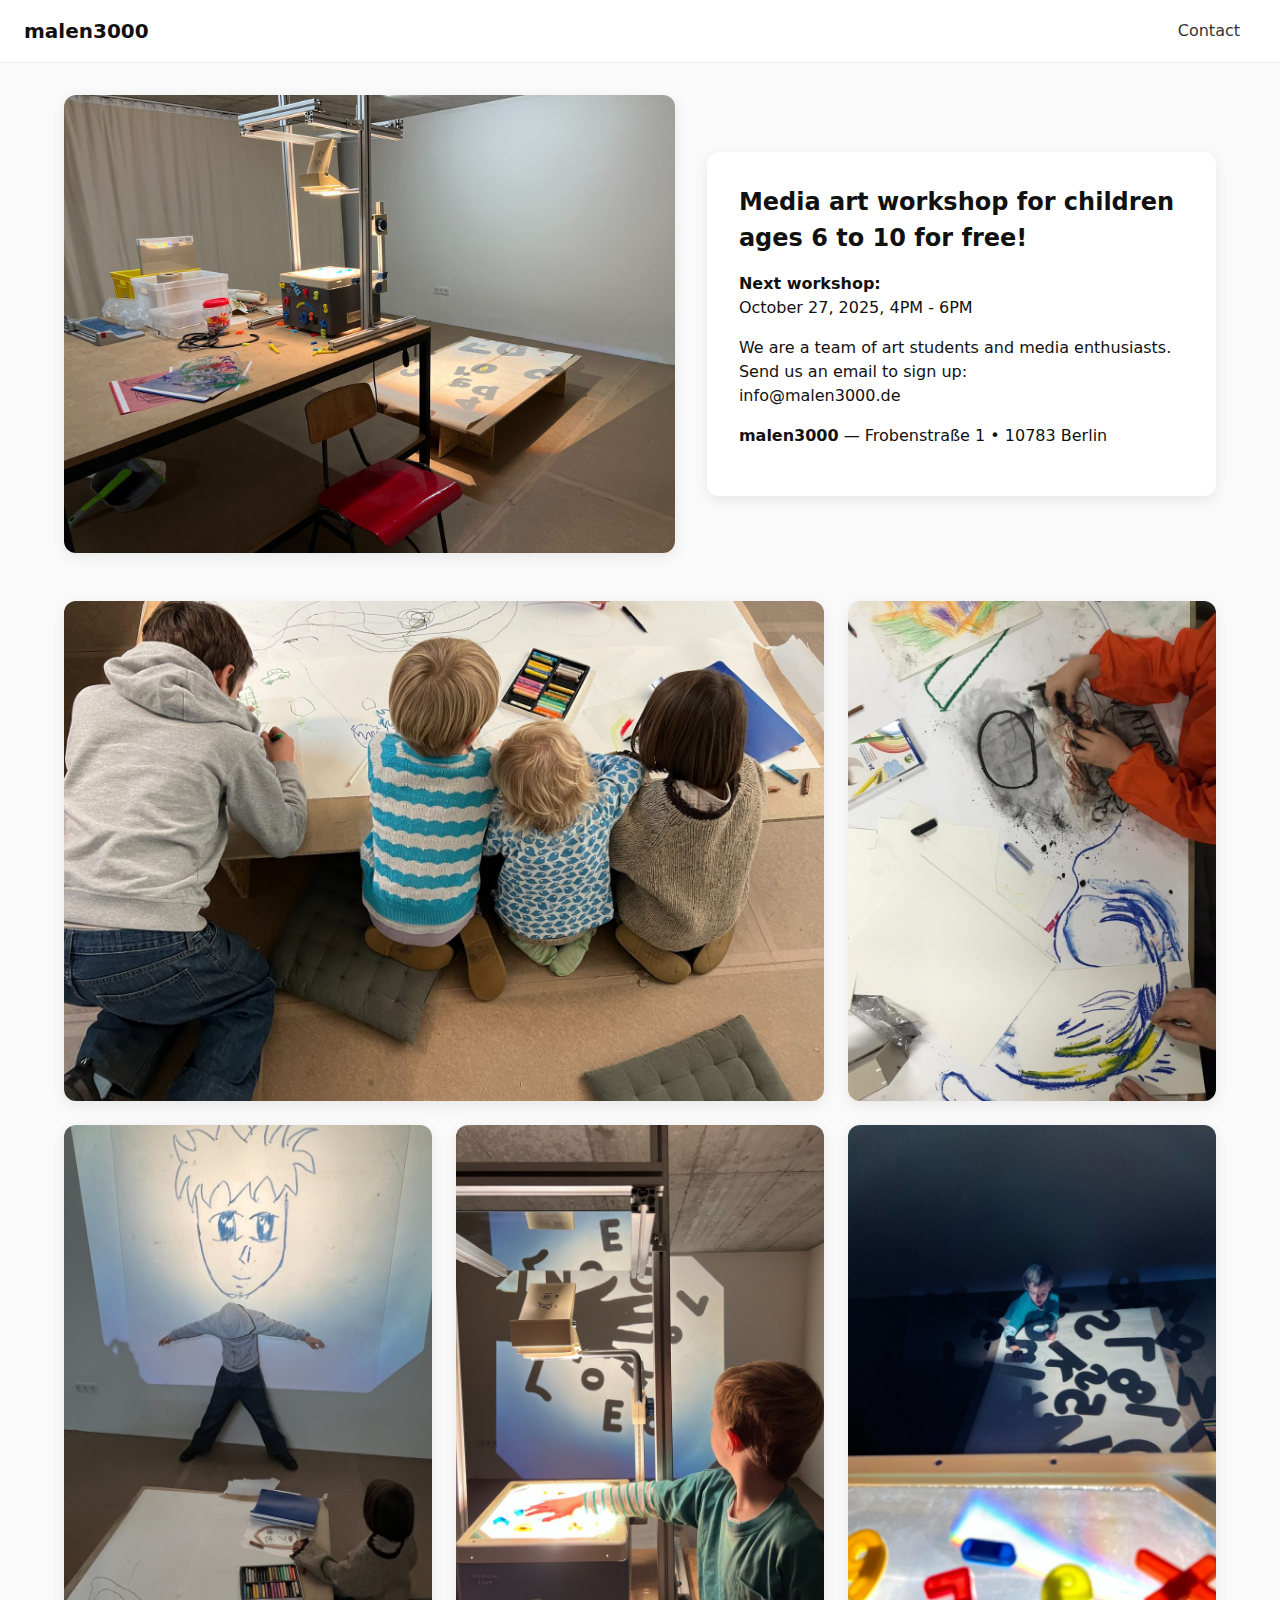
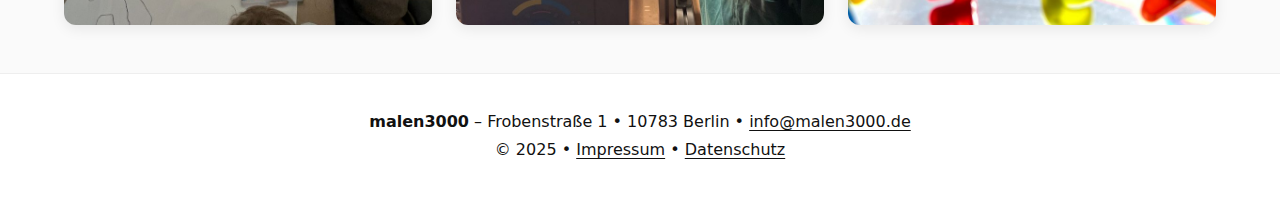
<file: index.html>
<!DOCTYPE html>
<html lang="en">
<head>
  <meta charset="utf-8">
  <meta name="viewport" content="width=device-width, initial-scale=1">
  <title>malen3000</title>
  <meta name="description" content="Workshops & visuelle Experimente.">
  <style>
    * { box-sizing: border-box; margin: 0; padding: 0; }
    
    body {
      font-family: system-ui, -apple-system, sans-serif;
      background: #fafafa;
      color: #111;
      line-height: 1.5;
    }
    
    img { max-width: 100%; height: auto; display: block; }
    a { color: inherit; text-decoration: none; }
    
    /* Header */
    header {
      background: #fff;
      border-bottom: 1px solid #eee;
      padding: 1rem 1.5rem;
      display: flex;
      justify-content: space-between;
      align-items: center;
      position: sticky;
      top: 0;
      z-index: 10;
    }
    
    .brand {
      font-weight: 700;
      font-size: 1.25rem;
    }
    
    nav a {
      color: #333;
      font-weight: 500;
      padding: 0.5rem 1rem;
    }
    
    nav a:hover {
      text-decoration: underline;
    }
    
    /* Hero Section */
    .hero {
      max-width: 1200px;
      margin: 2rem auto;
      padding: 0 1.5rem;
      display: grid;
      gap: 2rem;
      align-items: center;
    }
    
    .hero img {
      border-radius: 12px;
      box-shadow: 0 4px 14px rgba(0,0,0,0.08);
      width: 100%;
    }
    
    .info-box {
      background: #fff;
      padding: 2rem;
      border-radius: 12px;
      box-shadow: 0 4px 14px rgba(0,0,0,0.08);
    }
    
    .info-box h1 {
      font-size: 1.5rem;
      margin-bottom: 1rem;
    }
    
    .info-box p {
      margin-bottom: 1rem;
    }
    
    @media (min-width: 768px) {
      .hero {
        grid-template-columns: 1.2fr 1fr;
      }
    }
    
    /* Gallery */
    .gallery {
      max-width: 1200px;
      margin: 3rem auto;
      padding: 0 1.5rem;
      display: grid;
      gap: 1.5rem;
      grid-template-columns: repeat(auto-fit, minmax(280px, 1fr));
    }
    
    .gallery img {
      border-radius: 12px;
      box-shadow: 0 4px 14px rgba(0,0,0,0.08);
      width: 100%;
      height: 100%;
      object-fit: cover;
    }
    
    @media (min-width: 900px) {
      .gallery {
        grid-template-columns: repeat(3, 1fr);
        grid-auto-rows: 500px;
      }
      
      /* First landscape image spans 2 columns */
      .gallery img:nth-child(1) {
        grid-column: span 2;
      }
    }
    
    /* Footer */
    footer {
      background: #fff;
      border-top: 1px solid #eee;
      margin-top: 3rem;
      padding: 2rem 1.5rem;
      text-align: center;
    }
    
    footer p {
      margin: 0.25rem 0;
    }
    
    footer a {
      text-decoration: underline;
      text-underline-offset: 3px;
    }
  </style>
</head>
<body>
  <header>
    <a class="brand" href="#">malen3000</a>
    <nav>
      <a href="#contact">Contact</a>
    </nav>
  </header>

  <main>
    <section class="hero">
      <img src="assets/images/07-1600.jpg" alt="Workshop image" loading="eager">
      <div class="info-box">
        <h1>Media art workshop for children ages 6 to 10 for free!</h1>
        <p><strong>Next workshop:</strong><br>October 27, 2025, 4PM - 6PM</p>
        <p>We are a team of art students and media enthusiasts. Send us an email to sign up:<br><a href="mailto:info@malen3000.de">info@malen3000.de</a></p>
        <p><strong>malen3000</strong> — Frobenstraße 1 • 10783 Berlin  </p>

      </div>
    </section>

    <section class="gallery">
     
      <img src="assets/images/01-1600.jpg" alt="Gallery image 2" loading="lazy">
      <img src="assets/images/02-800.jpg" alt="Gallery image 3" loading="lazy">
      <img src="assets/images/03-800.jpg" alt="Gallery image 4" loading="lazy">
      <img src="assets/images/05-800.jpg" alt="Gallery image 5" loading="lazy">
      <img src="assets/images/04-800.jpg" alt="Gallery image 6" loading="lazy">
    </section>
  </main>

 <footer id="contact">
    <p><strong>malen3000</strong> – Frobenstraße 1 • 10783 Berlin • <a href="mailto:info@malen3000.de">info@malen3000.de</a></p>
    <p>© 2025 • <a href="impressum.html">Impressum</a> • <a href="datenschutz.html">Datenschutz</a></p>
  </footer>
</body>
</html>
</file>
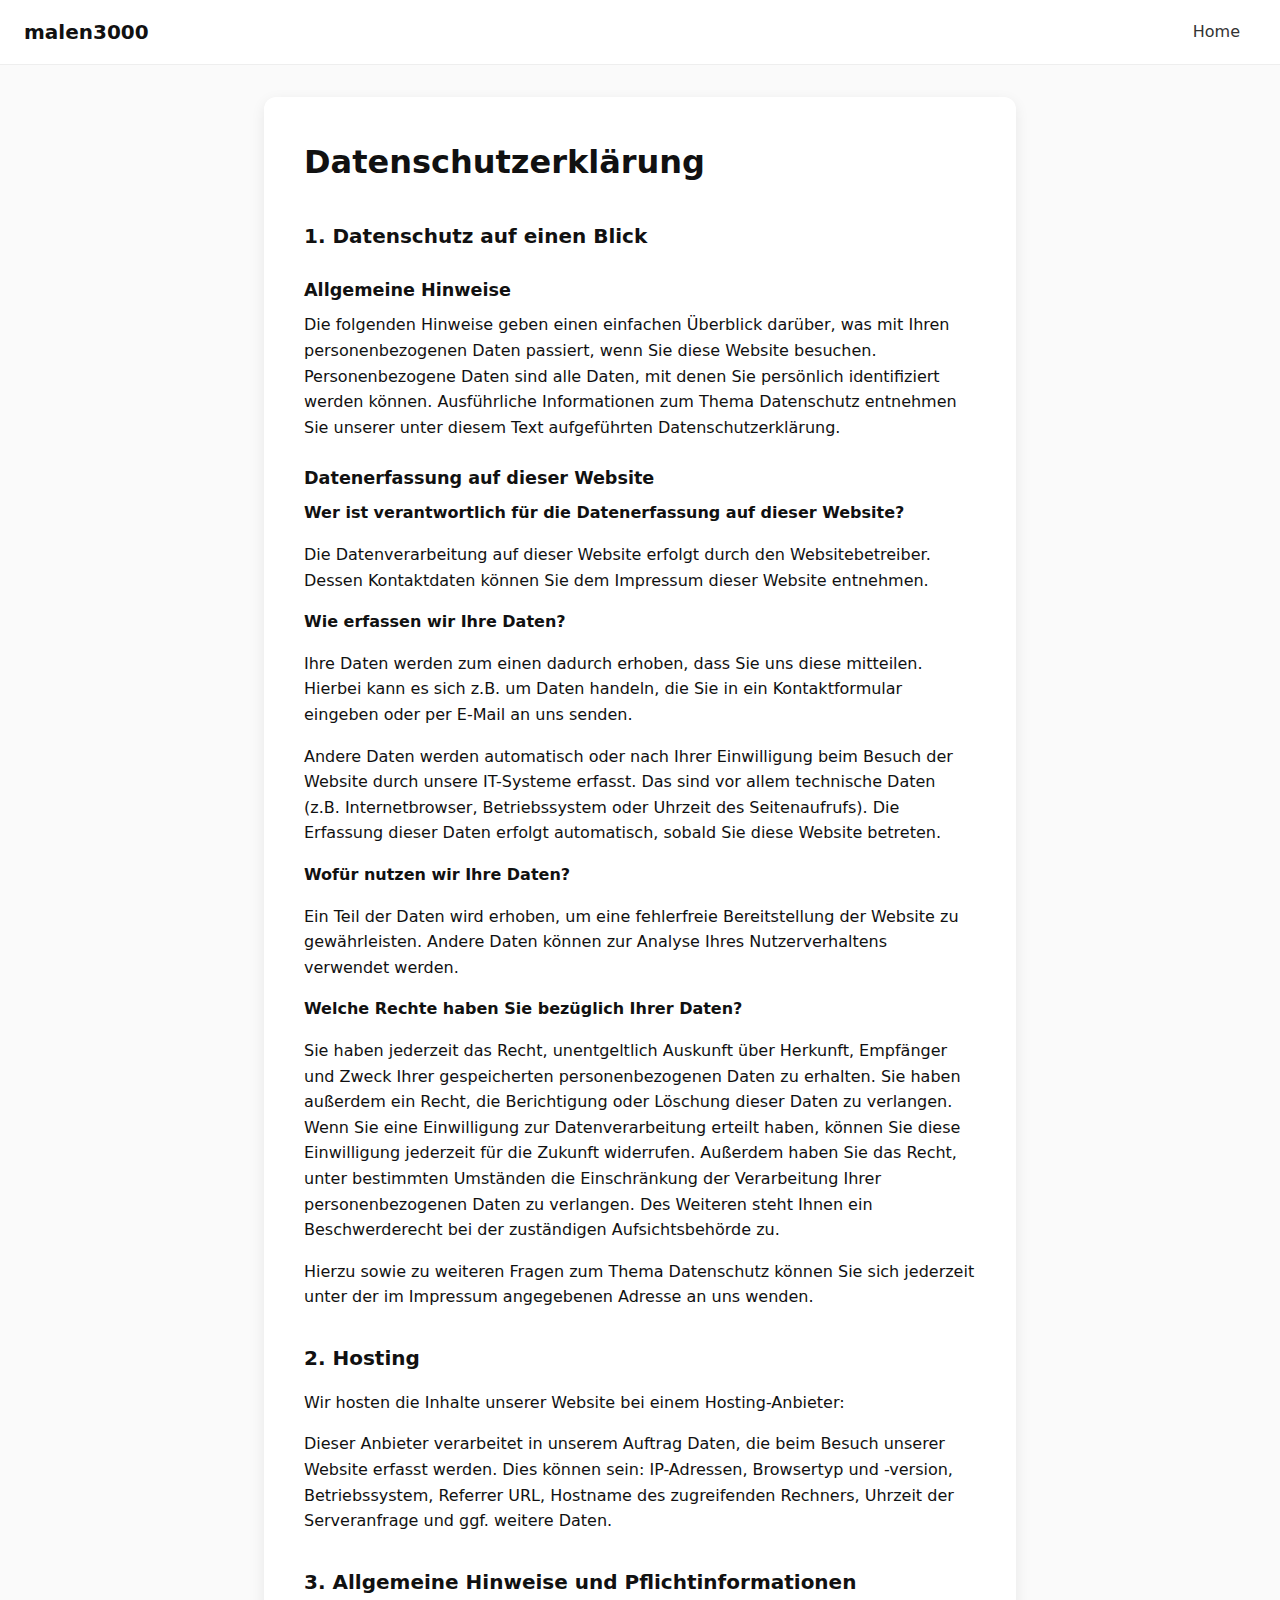
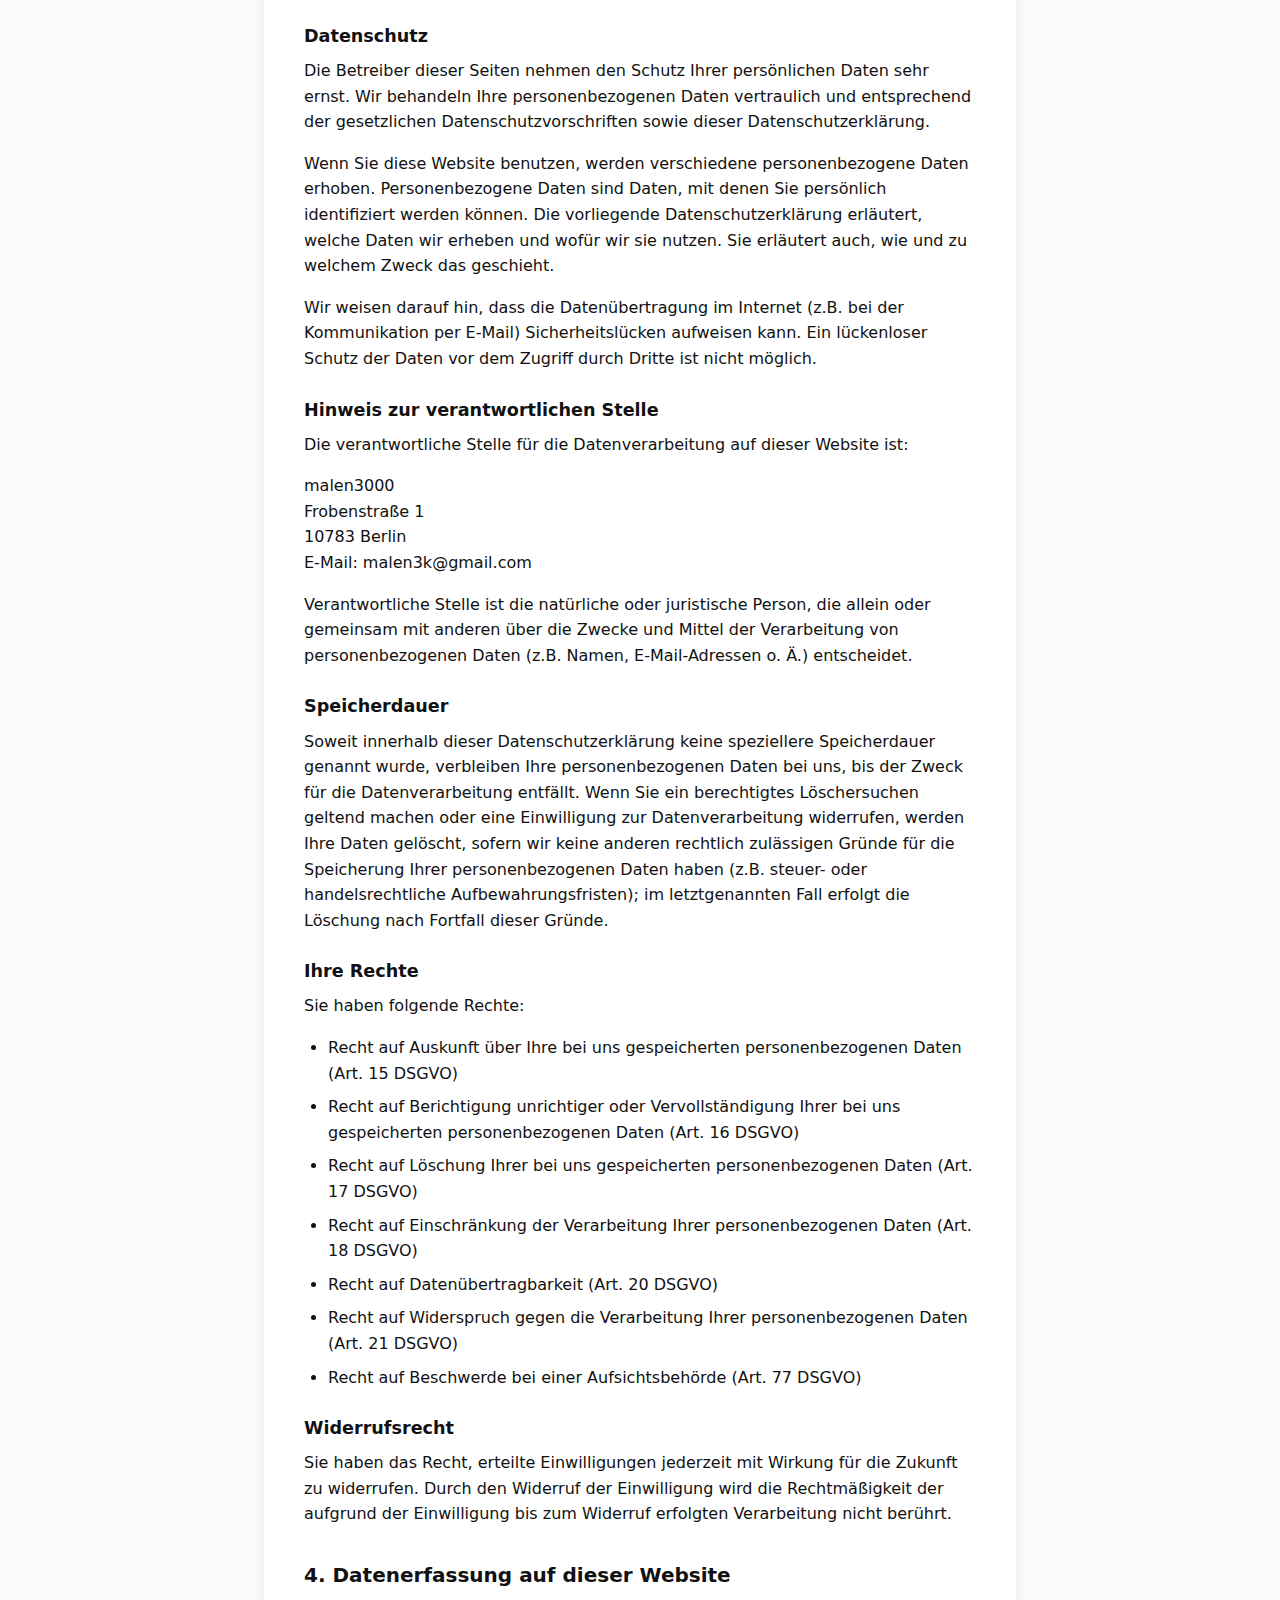
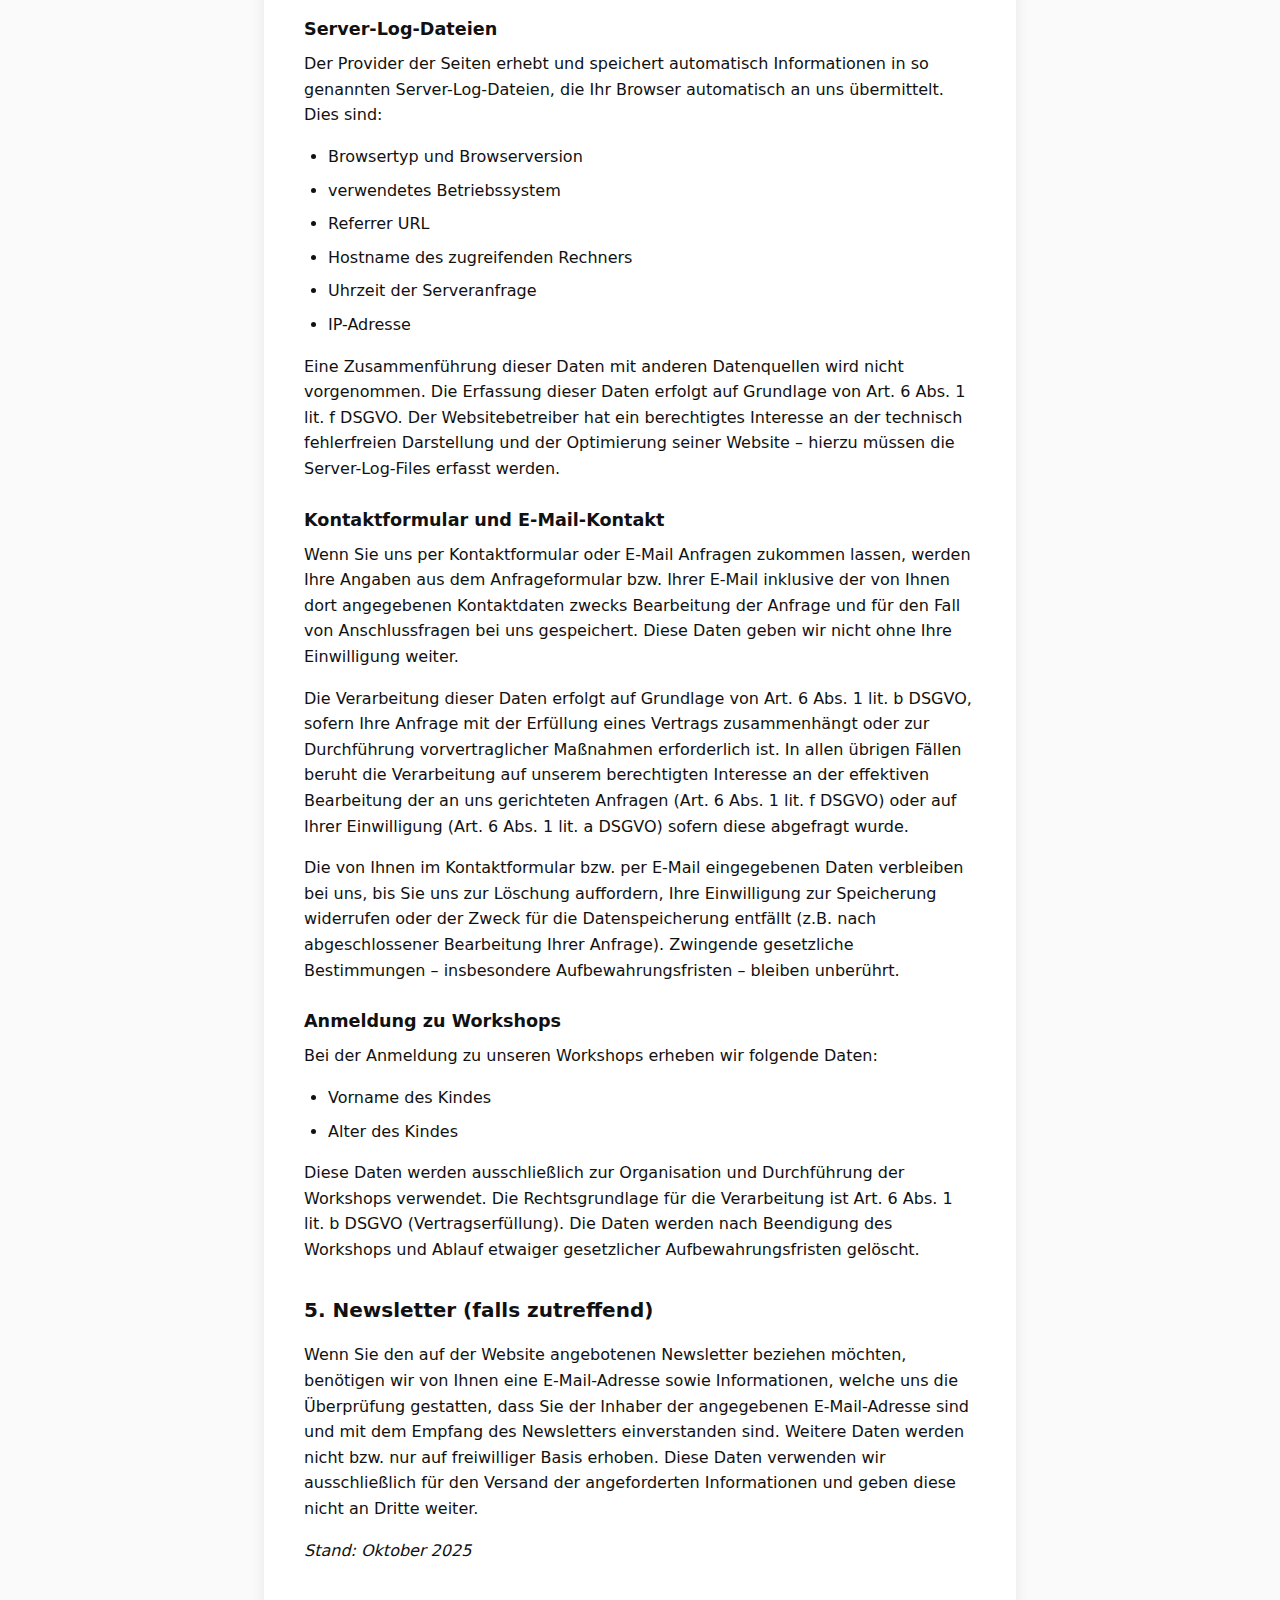
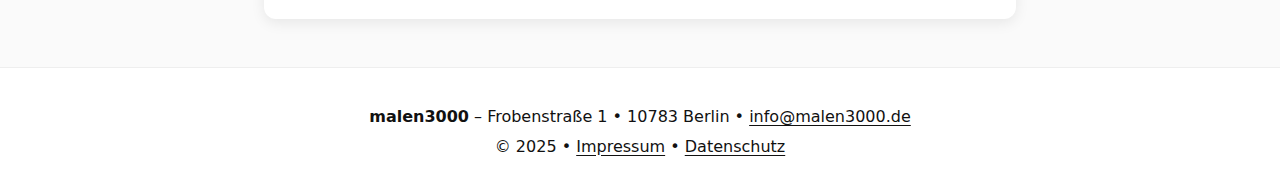
<file: datenschutz.html>
<!DOCTYPE html>
<html lang="de">
<head>
  <meta charset="utf-8">
  <meta name="viewport" content="width=device-width, initial-scale=1">
  <title>Datenschutzerklärung - malen3000</title>
  <style>
    * { box-sizing: border-box; margin: 0; padding: 0; }
    
    body {
      font-family: system-ui, -apple-system, sans-serif;
      background: #fafafa;
      color: #111;
      line-height: 1.6;
    }
    
    a { color: inherit; text-decoration: none; }
    
    /* Header */
    header {
      background: #fff;
      border-bottom: 1px solid #eee;
      padding: 1rem 1.5rem;
      display: flex;
      justify-content: space-between;
      align-items: center;
      position: sticky;
      top: 0;
      z-index: 10;
    }
    
    .brand {
      font-weight: 700;
      font-size: 1.25rem;
    }
    
    nav a {
      color: #333;
      font-weight: 500;
      padding: 0.5rem 1rem;
    }
    
    nav a:hover {
      text-decoration: underline;
    }
    
    /* Main Content */
    main {
      max-width: 800px;
      margin: 2rem auto;
      padding: 0 1.5rem;
    }
    
    .content-box {
      background: #fff;
      padding: 2.5rem;
      border-radius: 12px;
      box-shadow: 0 4px 14px rgba(0,0,0,0.08);
    }
    
    h1 {
      font-size: 2rem;
      margin-bottom: 2rem;
    }
    
    h2 {
      font-size: 1.25rem;
      margin-top: 2rem;
      margin-bottom: 1rem;
    }
    
    h3 {
      font-size: 1.1rem;
      margin-top: 1.5rem;
      margin-bottom: 0.5rem;
    }
    
    p, ul {
      margin-bottom: 1rem;
    }
    
    ul {
      margin-left: 1.5rem;
    }
    
    li {
      margin-bottom: 0.5rem;
    }
    
    /* Footer */
    footer {
      background: #fff;
      border-top: 1px solid #eee;
      margin-top: 3rem;
      padding: 2rem 1.5rem;
      text-align: center;
    }
    
    footer p {
      margin: 0.25rem 0;
    }
    
    footer a {
      text-decoration: underline;
      text-underline-offset: 3px;
    }
  </style>
</head>
<body>
  <header>
    <a class="brand" href="index.html">malen3000</a>
    <nav>
      <a href="index.html">Home</a>
    </nav>
  </header>

  <main>
    <div class="content-box">
      <h1>Datenschutzerklärung</h1>
      
      <h2>1. Datenschutz auf einen Blick</h2>
      
      <h3>Allgemeine Hinweise</h3>
      <p>Die folgenden Hinweise geben einen einfachen Überblick darüber, was mit Ihren personenbezogenen Daten passiert, wenn Sie diese Website besuchen. Personenbezogene Daten sind alle Daten, mit denen Sie persönlich identifiziert werden können. Ausführliche Informationen zum Thema Datenschutz entnehmen Sie unserer unter diesem Text aufgeführten Datenschutzerklärung.</p>
      
      <h3>Datenerfassung auf dieser Website</h3>
      <p><strong>Wer ist verantwortlich für die Datenerfassung auf dieser Website?</strong></p>
      <p>Die Datenverarbeitung auf dieser Website erfolgt durch den Websitebetreiber. Dessen Kontaktdaten können Sie dem Impressum dieser Website entnehmen.</p>
      
      <p><strong>Wie erfassen wir Ihre Daten?</strong></p>
      <p>Ihre Daten werden zum einen dadurch erhoben, dass Sie uns diese mitteilen. Hierbei kann es sich z.B. um Daten handeln, die Sie in ein Kontaktformular eingeben oder per E-Mail an uns senden.</p>
      <p>Andere Daten werden automatisch oder nach Ihrer Einwilligung beim Besuch der Website durch unsere IT-Systeme erfasst. Das sind vor allem technische Daten (z.B. Internetbrowser, Betriebssystem oder Uhrzeit des Seitenaufrufs). Die Erfassung dieser Daten erfolgt automatisch, sobald Sie diese Website betreten.</p>
      
      <p><strong>Wofür nutzen wir Ihre Daten?</strong></p>
      <p>Ein Teil der Daten wird erhoben, um eine fehlerfreie Bereitstellung der Website zu gewährleisten. Andere Daten können zur Analyse Ihres Nutzerverhaltens verwendet werden.</p>
      
      <p><strong>Welche Rechte haben Sie bezüglich Ihrer Daten?</strong></p>
      <p>Sie haben jederzeit das Recht, unentgeltlich Auskunft über Herkunft, Empfänger und Zweck Ihrer gespeicherten personenbezogenen Daten zu erhalten. Sie haben außerdem ein Recht, die Berichtigung oder Löschung dieser Daten zu verlangen. Wenn Sie eine Einwilligung zur Datenverarbeitung erteilt haben, können Sie diese Einwilligung jederzeit für die Zukunft widerrufen. Außerdem haben Sie das Recht, unter bestimmten Umständen die Einschränkung der Verarbeitung Ihrer personenbezogenen Daten zu verlangen. Des Weiteren steht Ihnen ein Beschwerderecht bei der zuständigen Aufsichtsbehörde zu.</p>
      <p>Hierzu sowie zu weiteren Fragen zum Thema Datenschutz können Sie sich jederzeit unter der im Impressum angegebenen Adresse an uns wenden.</p>
      
      <h2>2. Hosting</h2>
      
      <p>Wir hosten die Inhalte unserer Website bei einem Hosting-Anbieter:</p>
  
      <p>Dieser Anbieter verarbeitet in unserem Auftrag Daten, die beim Besuch unserer Website erfasst werden. Dies können sein: IP-Adressen, Browsertyp und -version, Betriebssystem, Referrer URL, Hostname des zugreifenden Rechners, Uhrzeit der Serveranfrage und ggf. weitere Daten.</p>
      
      <h2>3. Allgemeine Hinweise und Pflichtinformationen</h2>
      
      <h3>Datenschutz</h3>
      <p>Die Betreiber dieser Seiten nehmen den Schutz Ihrer persönlichen Daten sehr ernst. Wir behandeln Ihre personenbezogenen Daten vertraulich und entsprechend der gesetzlichen Datenschutzvorschriften sowie dieser Datenschutzerklärung.</p>
      <p>Wenn Sie diese Website benutzen, werden verschiedene personenbezogene Daten erhoben. Personenbezogene Daten sind Daten, mit denen Sie persönlich identifiziert werden können. Die vorliegende Datenschutzerklärung erläutert, welche Daten wir erheben und wofür wir sie nutzen. Sie erläutert auch, wie und zu welchem Zweck das geschieht.</p>
      <p>Wir weisen darauf hin, dass die Datenübertragung im Internet (z.B. bei der Kommunikation per E-Mail) Sicherheitslücken aufweisen kann. Ein lückenloser Schutz der Daten vor dem Zugriff durch Dritte ist nicht möglich.</p>
      
      <h3>Hinweis zur verantwortlichen Stelle</h3>
      <p>Die verantwortliche Stelle für die Datenverarbeitung auf dieser Website ist:</p>
      <p>
        malen3000<br>
        Frobenstraße 1<br>
        10783 Berlin<br>
        E-Mail: <a href="mailto:info@malen3000.de">malen3k@gmail.com</a>
      </p>
      <p>Verantwortliche Stelle ist die natürliche oder juristische Person, die allein oder gemeinsam mit anderen über die Zwecke und Mittel der Verarbeitung von personenbezogenen Daten (z.B. Namen, E-Mail-Adressen o. Ä.) entscheidet.</p>
      
      <h3>Speicherdauer</h3>
      <p>Soweit innerhalb dieser Datenschutzerklärung keine speziellere Speicherdauer genannt wurde, verbleiben Ihre personenbezogenen Daten bei uns, bis der Zweck für die Datenverarbeitung entfällt. Wenn Sie ein berechtigtes Löschersuchen geltend machen oder eine Einwilligung zur Datenverarbeitung widerrufen, werden Ihre Daten gelöscht, sofern wir keine anderen rechtlich zulässigen Gründe für die Speicherung Ihrer personenbezogenen Daten haben (z.B. steuer- oder handelsrechtliche Aufbewahrungsfristen); im letztgenannten Fall erfolgt die Löschung nach Fortfall dieser Gründe.</p>
      
      <h3>Ihre Rechte</h3>
      <p>Sie haben folgende Rechte:</p>
      <ul>
        <li>Recht auf Auskunft über Ihre bei uns gespeicherten personenbezogenen Daten (Art. 15 DSGVO)</li>
        <li>Recht auf Berichtigung unrichtiger oder Vervollständigung Ihrer bei uns gespeicherten personenbezogenen Daten (Art. 16 DSGVO)</li>
        <li>Recht auf Löschung Ihrer bei uns gespeicherten personenbezogenen Daten (Art. 17 DSGVO)</li>
        <li>Recht auf Einschränkung der Verarbeitung Ihrer personenbezogenen Daten (Art. 18 DSGVO)</li>
        <li>Recht auf Datenübertragbarkeit (Art. 20 DSGVO)</li>
        <li>Recht auf Widerspruch gegen die Verarbeitung Ihrer personenbezogenen Daten (Art. 21 DSGVO)</li>
        <li>Recht auf Beschwerde bei einer Aufsichtsbehörde (Art. 77 DSGVO)</li>
      </ul>
      
      <h3>Widerrufsrecht</h3>
      <p>Sie haben das Recht, erteilte Einwilligungen jederzeit mit Wirkung für die Zukunft zu widerrufen. Durch den Widerruf der Einwilligung wird die Rechtmäßigkeit der aufgrund der Einwilligung bis zum Widerruf erfolgten Verarbeitung nicht berührt.</p>
      
      <h2>4. Datenerfassung auf dieser Website</h2>
      
      <h3>Server-Log-Dateien</h3>
      <p>Der Provider der Seiten erhebt und speichert automatisch Informationen in so genannten Server-Log-Dateien, die Ihr Browser automatisch an uns übermittelt. Dies sind:</p>
      <ul>
        <li>Browsertyp und Browserversion</li>
        <li>verwendetes Betriebssystem</li>
        <li>Referrer URL</li>
        <li>Hostname des zugreifenden Rechners</li>
        <li>Uhrzeit der Serveranfrage</li>
        <li>IP-Adresse</li>
      </ul>
      <p>Eine Zusammenführung dieser Daten mit anderen Datenquellen wird nicht vorgenommen. Die Erfassung dieser Daten erfolgt auf Grundlage von Art. 6 Abs. 1 lit. f DSGVO. Der Websitebetreiber hat ein berechtigtes Interesse an der technisch fehlerfreien Darstellung und der Optimierung seiner Website – hierzu müssen die Server-Log-Files erfasst werden.</p>
      
      <h3>Kontaktformular und E-Mail-Kontakt</h3>
      <p>Wenn Sie uns per Kontaktformular oder E-Mail Anfragen zukommen lassen, werden Ihre Angaben aus dem Anfrageformular bzw. Ihrer E-Mail inklusive der von Ihnen dort angegebenen Kontaktdaten zwecks Bearbeitung der Anfrage und für den Fall von Anschlussfragen bei uns gespeichert. Diese Daten geben wir nicht ohne Ihre Einwilligung weiter.</p>
      <p>Die Verarbeitung dieser Daten erfolgt auf Grundlage von Art. 6 Abs. 1 lit. b DSGVO, sofern Ihre Anfrage mit der Erfüllung eines Vertrags zusammenhängt oder zur Durchführung vorvertraglicher Maßnahmen erforderlich ist. In allen übrigen Fällen beruht die Verarbeitung auf unserem berechtigten Interesse an der effektiven Bearbeitung der an uns gerichteten Anfragen (Art. 6 Abs. 1 lit. f DSGVO) oder auf Ihrer Einwilligung (Art. 6 Abs. 1 lit. a DSGVO) sofern diese abgefragt wurde.</p>
      <p>Die von Ihnen im Kontaktformular bzw. per E-Mail eingegebenen Daten verbleiben bei uns, bis Sie uns zur Löschung auffordern, Ihre Einwilligung zur Speicherung widerrufen oder der Zweck für die Datenspeicherung entfällt (z.B. nach abgeschlossener Bearbeitung Ihrer Anfrage). Zwingende gesetzliche Bestimmungen – insbesondere Aufbewahrungsfristen – bleiben unberührt.</p>
      
      <h3>Anmeldung zu Workshops</h3>
      <p>Bei der Anmeldung zu unseren Workshops erheben wir folgende Daten:</p>
      <ul>
        <li>Vorname des Kindes</li>
        <li>Alter des Kindes</li>
       
      </ul>
      <p>Diese Daten werden ausschließlich zur Organisation und Durchführung der Workshops verwendet. Die Rechtsgrundlage für die Verarbeitung ist Art. 6 Abs. 1 lit. b DSGVO (Vertragserfüllung). Die Daten werden nach Beendigung des Workshops und Ablauf etwaiger gesetzlicher Aufbewahrungsfristen gelöscht.</p>
      
      <h2>5. Newsletter (falls zutreffend)</h2>
      <p>Wenn Sie den auf der Website angebotenen Newsletter beziehen möchten, benötigen wir von Ihnen eine E-Mail-Adresse sowie Informationen, welche uns die Überprüfung gestatten, dass Sie der Inhaber der angegebenen E-Mail-Adresse sind und mit dem Empfang des Newsletters einverstanden sind. Weitere Daten werden nicht bzw. nur auf freiwilliger Basis erhoben. Diese Daten verwenden wir ausschließlich für den Versand der angeforderten Informationen und geben diese nicht an Dritte weiter.</p>
    
      <p><em>Stand: Oktober 2025</em></p>
    </div>
  </main>

  <footer>
    <p><strong>malen3000</strong> – Frobenstraße 1 • 10783 Berlin • <a href="mailto:info@malen3000.de">info@malen3000.de</a></p>
    <p>© 2025 • <a href="impressum.html">Impressum</a> • <a href="datenschutz.html">Datenschutz</a></p>
  </footer>
</body>
</html>
</file>
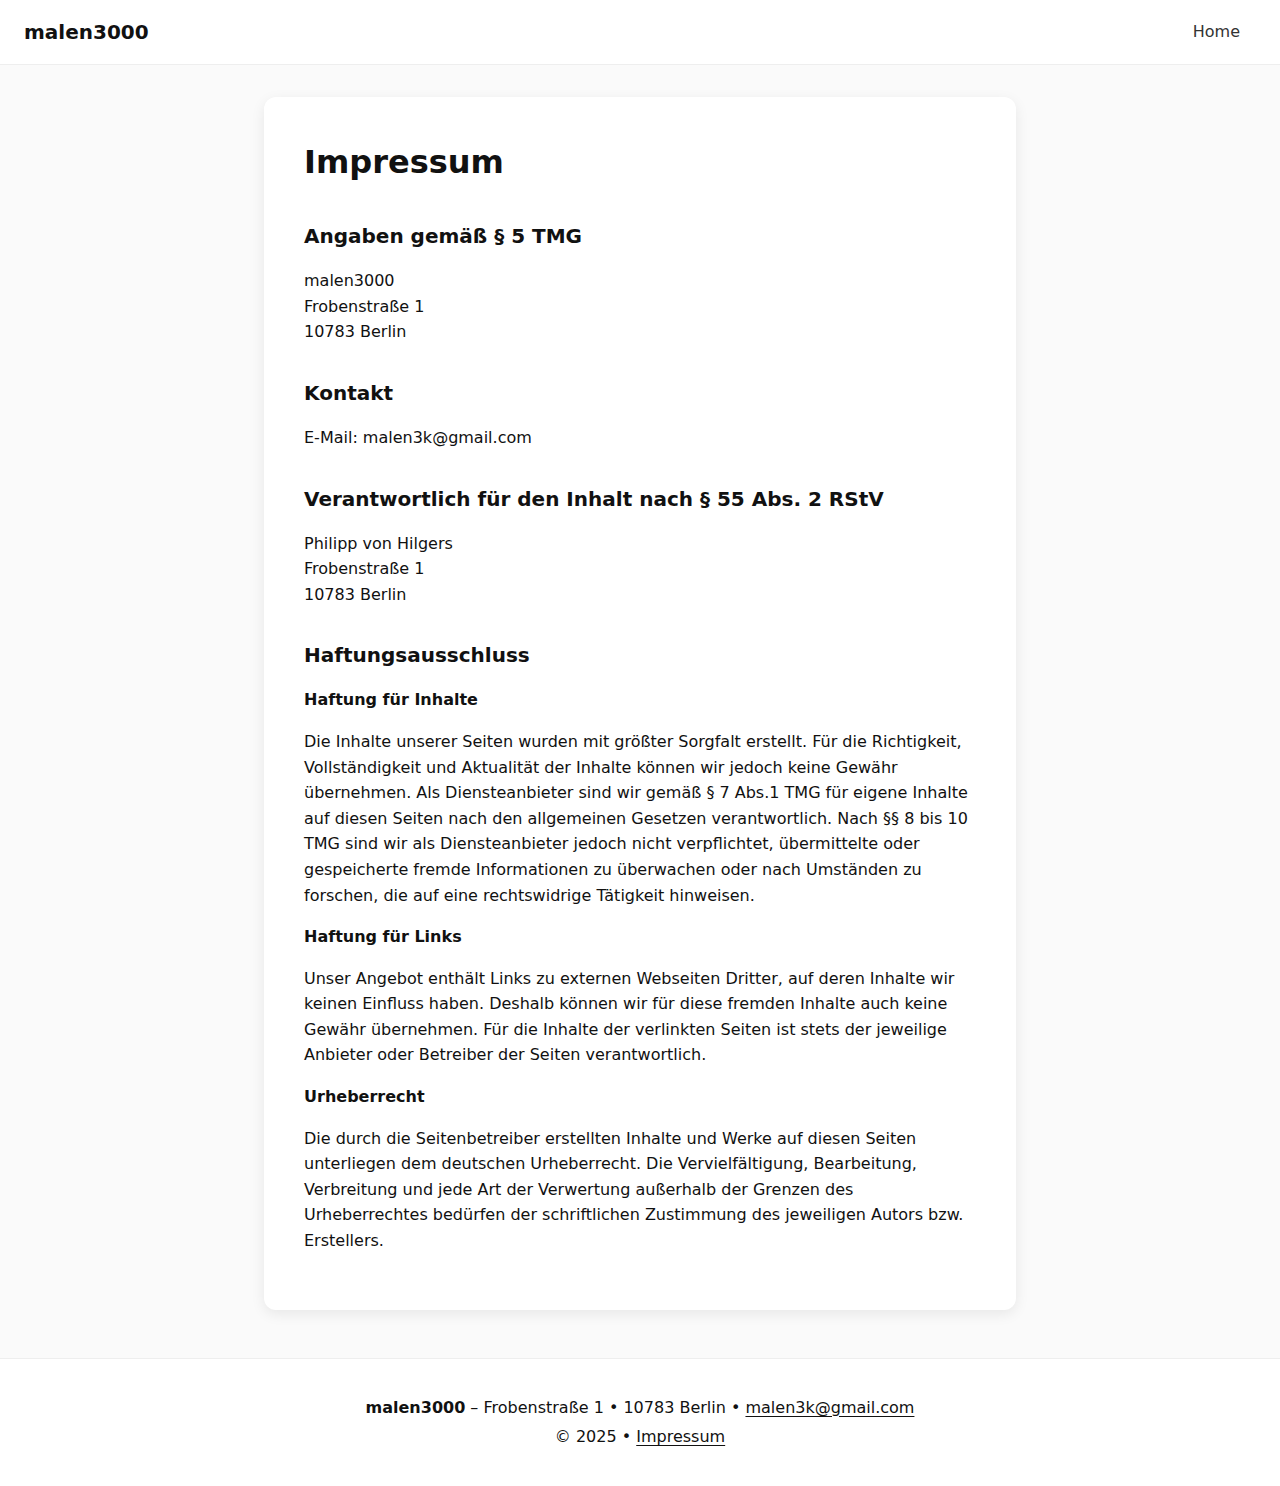
<file: impressum.html>
<!DOCTYPE html>
<html lang="de">
<head>
  <meta charset="utf-8">
  <meta name="viewport" content="width=device-width, initial-scale=1">
  <title>Impressum - malen3000</title>
  <style>
    * { box-sizing: border-box; margin: 0; padding: 0; }
    
    body {
      font-family: system-ui, -apple-system, sans-serif;
      background: #fafafa;
      color: #111;
      line-height: 1.6;
    }
    
    a { color: inherit; text-decoration: none; }
    
    /* Header */
    header {
      background: #fff;
      border-bottom: 1px solid #eee;
      padding: 1rem 1.5rem;
      display: flex;
      justify-content: space-between;
      align-items: center;
      position: sticky;
      top: 0;
      z-index: 10;
    }
    
    .brand {
      font-weight: 700;
      font-size: 1.25rem;
    }
    
    nav a {
      color: #333;
      font-weight: 500;
      padding: 0.5rem 1rem;
    }
    
    nav a:hover {
      text-decoration: underline;
    }
    
    /* Main Content */
    main {
      max-width: 800px;
      margin: 2rem auto;
      padding: 0 1.5rem;
    }
    
    .content-box {
      background: #fff;
      padding: 2.5rem;
      border-radius: 12px;
      box-shadow: 0 4px 14px rgba(0,0,0,0.08);
    }
    
    h1 {
      font-size: 2rem;
      margin-bottom: 2rem;
    }
    
    h2 {
      font-size: 1.25rem;
      margin-top: 2rem;
      margin-bottom: 1rem;
    }
    
    p {
      margin-bottom: 1rem;
    }
    
    /* Footer */
    footer {
      background: #fff;
      border-top: 1px solid #eee;
      margin-top: 3rem;
      padding: 2rem 1.5rem;
      text-align: center;
    }
    
    footer p {
      margin: 0.25rem 0;
    }
    
    footer a {
      text-decoration: underline;
      text-underline-offset: 3px;
    }
  </style>
</head>
<body>
  <header>
    <a class="brand" href="index.html">malen3000</a>
    <nav>
      <a href="index.html">Home</a>
    </nav>
  </header>

  <main>
    <div class="content-box">
      <h1>Impressum</h1>
      
      <h2>Angaben gemäß § 5 TMG</h2>
      <p>
        malen3000<br>
        Frobenstraße 1<br>
        10783 Berlin
      </p>
      
      <h2>Kontakt</h2>
      <p>
        E-Mail: <a href="mailto:malen3k@gmail.com">malen3k@gmail.com</a>
      </p>
      
      <h2>Verantwortlich für den Inhalt nach § 55 Abs. 2 RStV</h2>
      <p>
        Philipp von Hilgers<br>
        Frobenstraße 1<br>
        10783 Berlin
      </p>
      
      <h2>Haftungsausschluss</h2>
      
      <p><strong>Haftung für Inhalte</strong></p>
      <p>Die Inhalte unserer Seiten wurden mit größter Sorgfalt erstellt. Für die Richtigkeit, Vollständigkeit und Aktualität der Inhalte können wir jedoch keine Gewähr übernehmen. Als Diensteanbieter sind wir gemäß § 7 Abs.1 TMG für eigene Inhalte auf diesen Seiten nach den allgemeinen Gesetzen verantwortlich. Nach §§ 8 bis 10 TMG sind wir als Diensteanbieter jedoch nicht verpflichtet, übermittelte oder gespeicherte fremde Informationen zu überwachen oder nach Umständen zu forschen, die auf eine rechtswidrige Tätigkeit hinweisen.</p>
      
      <p><strong>Haftung für Links</strong></p>
      <p>Unser Angebot enthält Links zu externen Webseiten Dritter, auf deren Inhalte wir keinen Einfluss haben. Deshalb können wir für diese fremden Inhalte auch keine Gewähr übernehmen. Für die Inhalte der verlinkten Seiten ist stets der jeweilige Anbieter oder Betreiber der Seiten verantwortlich.</p>
      
      <p><strong>Urheberrecht</strong></p>
      <p>Die durch die Seitenbetreiber erstellten Inhalte und Werke auf diesen Seiten unterliegen dem deutschen Urheberrecht. Die Vervielfältigung, Bearbeitung, Verbreitung und jede Art der Verwertung außerhalb der Grenzen des Urheberrechtes bedürfen der schriftlichen Zustimmung des jeweiligen Autors bzw. Erstellers.</p>
    </div>
  </main>

  <footer>
    <p><strong>malen3000</strong> – Frobenstraße 1 • 10783 Berlin • <a href="mailto:malen3k@gmail.com">malen3k@gmail.com</a></p>
    <p>© 2025 • <a href="impressum.html">Impressum</a></p>
  </footer>
</body>
</html>
</file>
